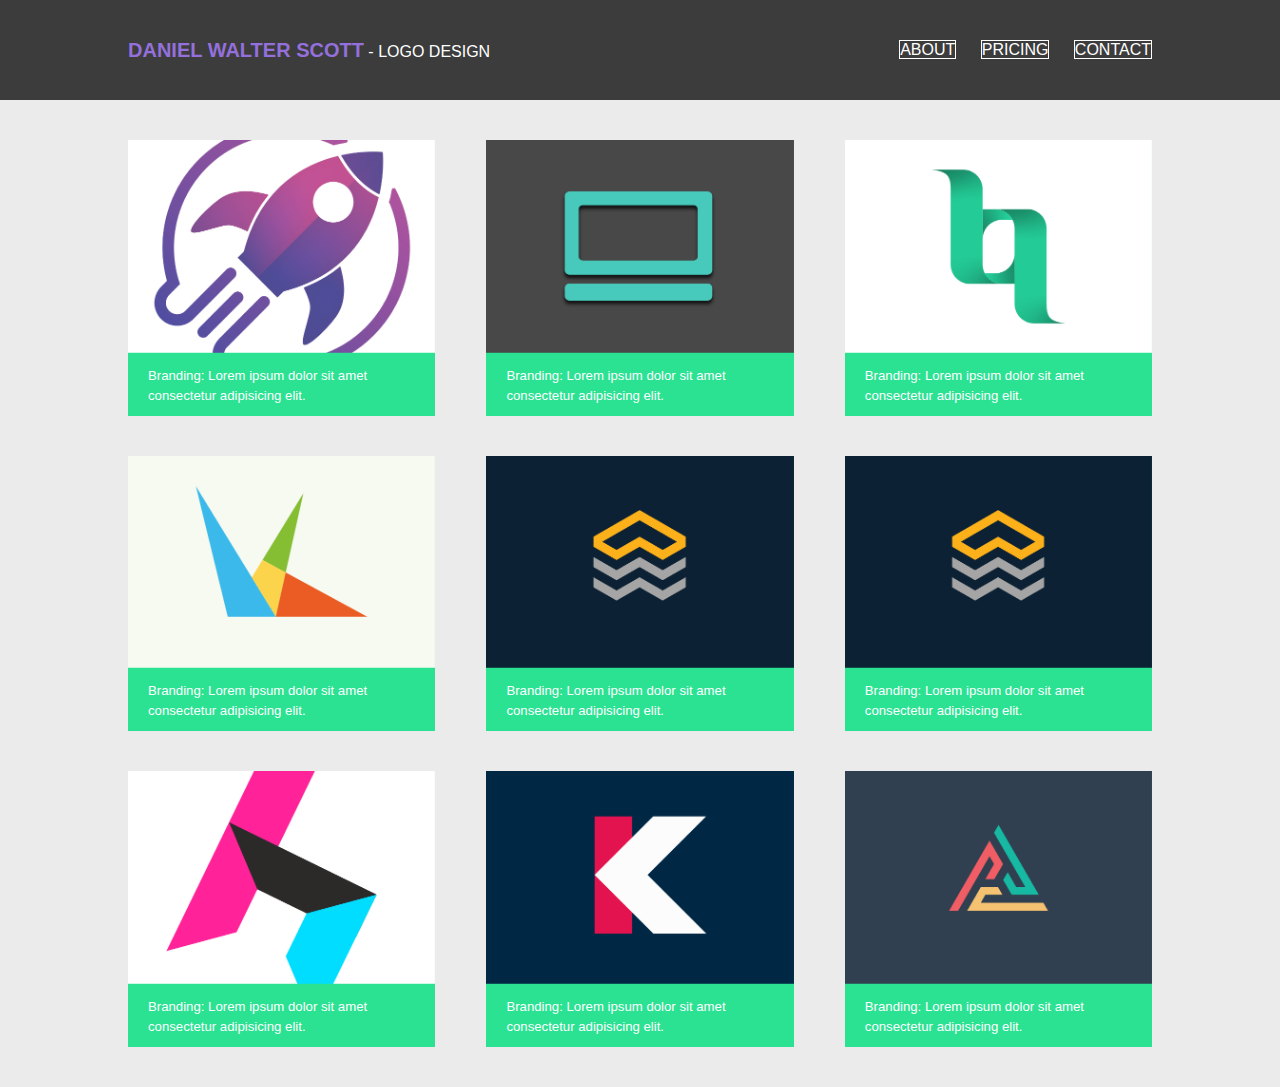
<file: index.html>
<!DOCTYPE html>
<html lang="en">
<head>
    <meta charset="UTF-8">
    <meta http-equiv="X-UA-Compatible" content="IE=edge">
    <meta name="viewport" content="width=device-width, initial-scale=1.0">
    <title>Daniel Scott Branding and Logo design in Auckland and New Zealand</title>
    <link rel="stylesheet" href="css-reset.css">
    <link rel="stylesheet" href="style.css">
    
</head>
<body>
    <div class="header-container">
        <header>
<div class="logo"><span class="highlight">DANIEL WALTER SCOTT</span> - LOGO DESIGN</div>


            <nav>
                <a href="#" class="mybutton">ABOUT</a>
                <a href="#" class="mybutton">PRICING</a>
                <a href="#" class="mybutton"> CONTACT</a>
                 
            </nav>
            <div class="mob-wrapper">
                <img src="images/icon-burger-menu.svg" alt="Mobile Menu Icon" style="width: 40px;" class="burgermenu" >

                <div class="mob-nav">
                    <a href="#" class="navbutton">ABOUT</a>
                    <a href="#" class="navbutton">PRICING</a>
                    <a href="#" class="navbutton"> CONTACT</a>
                </div>


            </div>
        </header>
    </div>


    <div class="container">
        <div class="col"><img src="/images/image1@2x.png" alt="">
            <p>Branding: Lorem ipsum dolor sit amet consectetur adipisicing elit.</p>
        </div>
        <div class="col"><img src="/images/image2@2x.png" alt="">
            <p>Branding: Lorem ipsum dolor sit amet consectetur adipisicing elit.</p>
        </div>
        <div class="col"><img src="/images/image3@2x.png" alt="">
            <p>Branding: Lorem ipsum dolor sit amet consectetur adipisicing elit.</p>
        </div>
        <div class="col"><img src="/images/image4@2x.png" alt="">
            <p>Branding: Lorem ipsum dolor sit amet consectetur adipisicing elit.</p>
        </div>
        <div class="col hide-mobile"><img src="/images/image5@2x.png" alt="">
            <p>Branding: Lorem ipsum dolor sit amet consectetur adipisicing elit.</p>
        </div>
        <div class="col hide-mobile"><img src="/images/image5@2x.png" alt="">
            <p>Branding: Lorem ipsum dolor sit amet consectetur adipisicing elit.</p>
        </div>
        <div class="col hide-mobile"><img src="/images/image6@2x.png" alt="">
            <p>Branding: Lorem ipsum dolor sit amet consectetur adipisicing elit.</p>
        </div>
        <div class="col hide-mobile"><img src="/images/image7@2x.png" alt="">
            <p>Branding: Lorem ipsum dolor sit amet consectetur adipisicing elit.</p>
        </div>
        <div class="col hide-mobile"><img src="/images/image8@2x.png" alt="">
            <p>Branding: Lorem ipsum dolor sit amet consectetur adipisicing elit.</p>
        </div>
        <div class="col hide-desktop-only"><img src="/images/image10@2x.png" alt="">
            <p>Branding: Lorem ipsum dolor sit amet consectetur adipisicing elit.</p>
        </div>
    </div>
    <script src="https://code.jquery.com/jquery-3.4.1.js" integrity="sha256-WpOohJOqMqqyKL9FccASB9O0KwACQJpFTUBLTYOVvVU="crossorigin="anonymous"></script>
    <script src="scripts.js"></script>
</body>
</html>
</file>
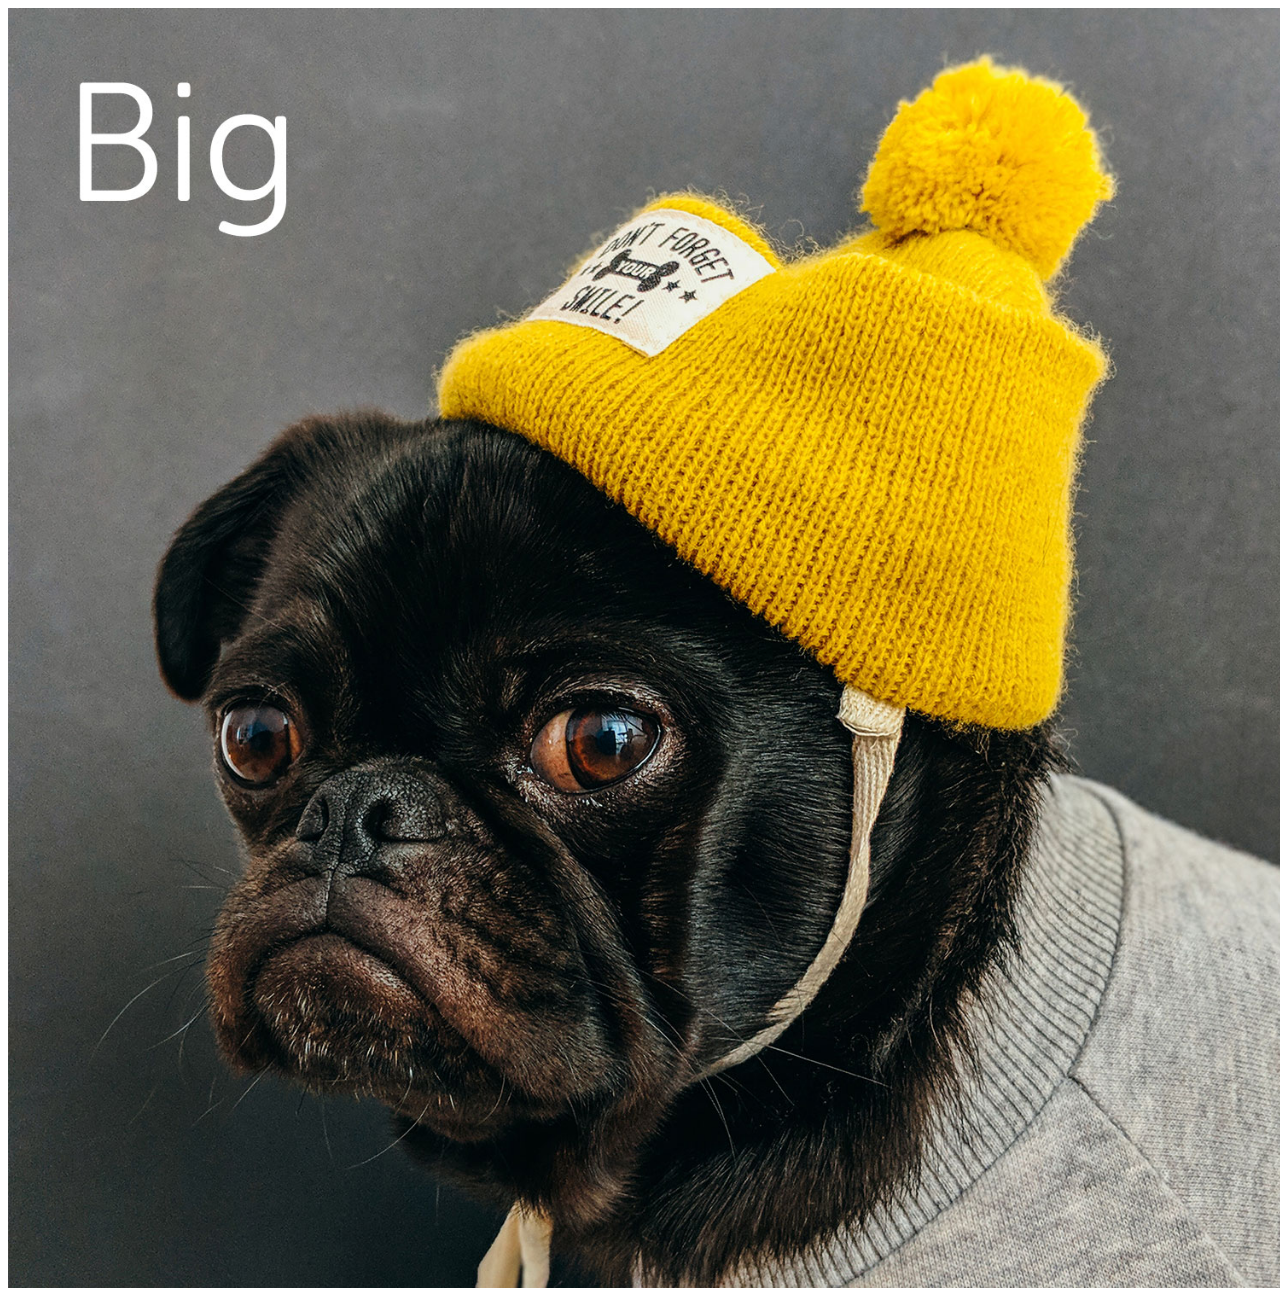
<file: image-srcset.html>
<!DOCTYPE html>
<html lang="en">
<head>
    <meta charset="UTF-8">
    <meta http-equiv="X-UA-Compatible" content="IE=edge">
    <meta name="viewport" content="width=device-width, initial-scale=1.0">
    <title>Document</title>
</head>
<body>
    <img src="/images/pug-charles-unsplash-small.jpg" alt="" srcset="/images/pug-charles-unsplash-small.jpg 500w,/images/pug-charles-unsplash-medium.jpg 1000w,
    /images/pug-charles-unsplash-big.jpg 1500w" >
</body>
</html>
</file>
<file: style.css>
/* global view */
body{
    font-family: 'Asap', sans-serif;
    color: white;
    background-color: #EBEBEB;

}
a{
    color: white;
    text-decoration: none;
}

.container{
min-height: 236px;
max-width: 1024px;
margin: 0 auto;
display: flex;
flex-wrap: wrap;
justify-content: space-between;
padding-top: 140px;


}
.header-container{
background-color: rgb(60, 60, 60);
min-height: 100px;

position: fixed;
width: 100%;
}
header{
    max-width: 1024px;
    min-height: 100px;
    margin: 0 auto;
    display: flex;
    justify-content: space-between;
    align-items: center;
}


.col{
    background-color: rgb(43, 226, 147);
    width: 30%;
    margin-bottom: 40px;
    
}
.col p {

font-size: 0.825rem;
padding: 10px 20px; 
line-height: 1.25rem;

}
.hide-desktop-only{

display: none;

}
.col img{
    width: 100%;
    height: auto;
    
    }
.col p::first-line{
   font-weight: 700pc;
    }
      .mybutton{
        padding: 10px 25x;
        border-style: solid;
        border-width: 1px;
        margin-left: 20px;
 }

.highlight{
    font-weight: 700;
    color: mediumpurple;
    font-size: 20px;
}
.mob-wrapper{
    display: none;
}

/* tablet view */

@media(max-width: 768px){
.col{
    width: 45%;

}


.hide-desktop-only{

    display: block;
    
    }

   
  .header-container{
      position: relative;
  }
  .container{
      padding-top: 40px;
  }
  nav{
display: none;

  }
    nav a{
        display: block;
  
    }
    .logo{
        padding: 40px 0;
    }
    .mybutton{
        margin-left: 0;
    }
    .mob-wrapper{
        display: block;
        padding-right: 30px;
    }
    .mob-nav{
        position: absolute;
        display: none;
        padding-top: 10px;
        
    }
    .navbutton{
        display: block;
        background-color: coral;
        padding: 15px 30px;
        margin-left: -70px;
        text-align: center;
    }
    
}


/* mobile view */
@media(max-width: 400px){
.col{
    width: 100%;

}

  .hide-mobile{
      display: none;
  }
  

}
</file>
